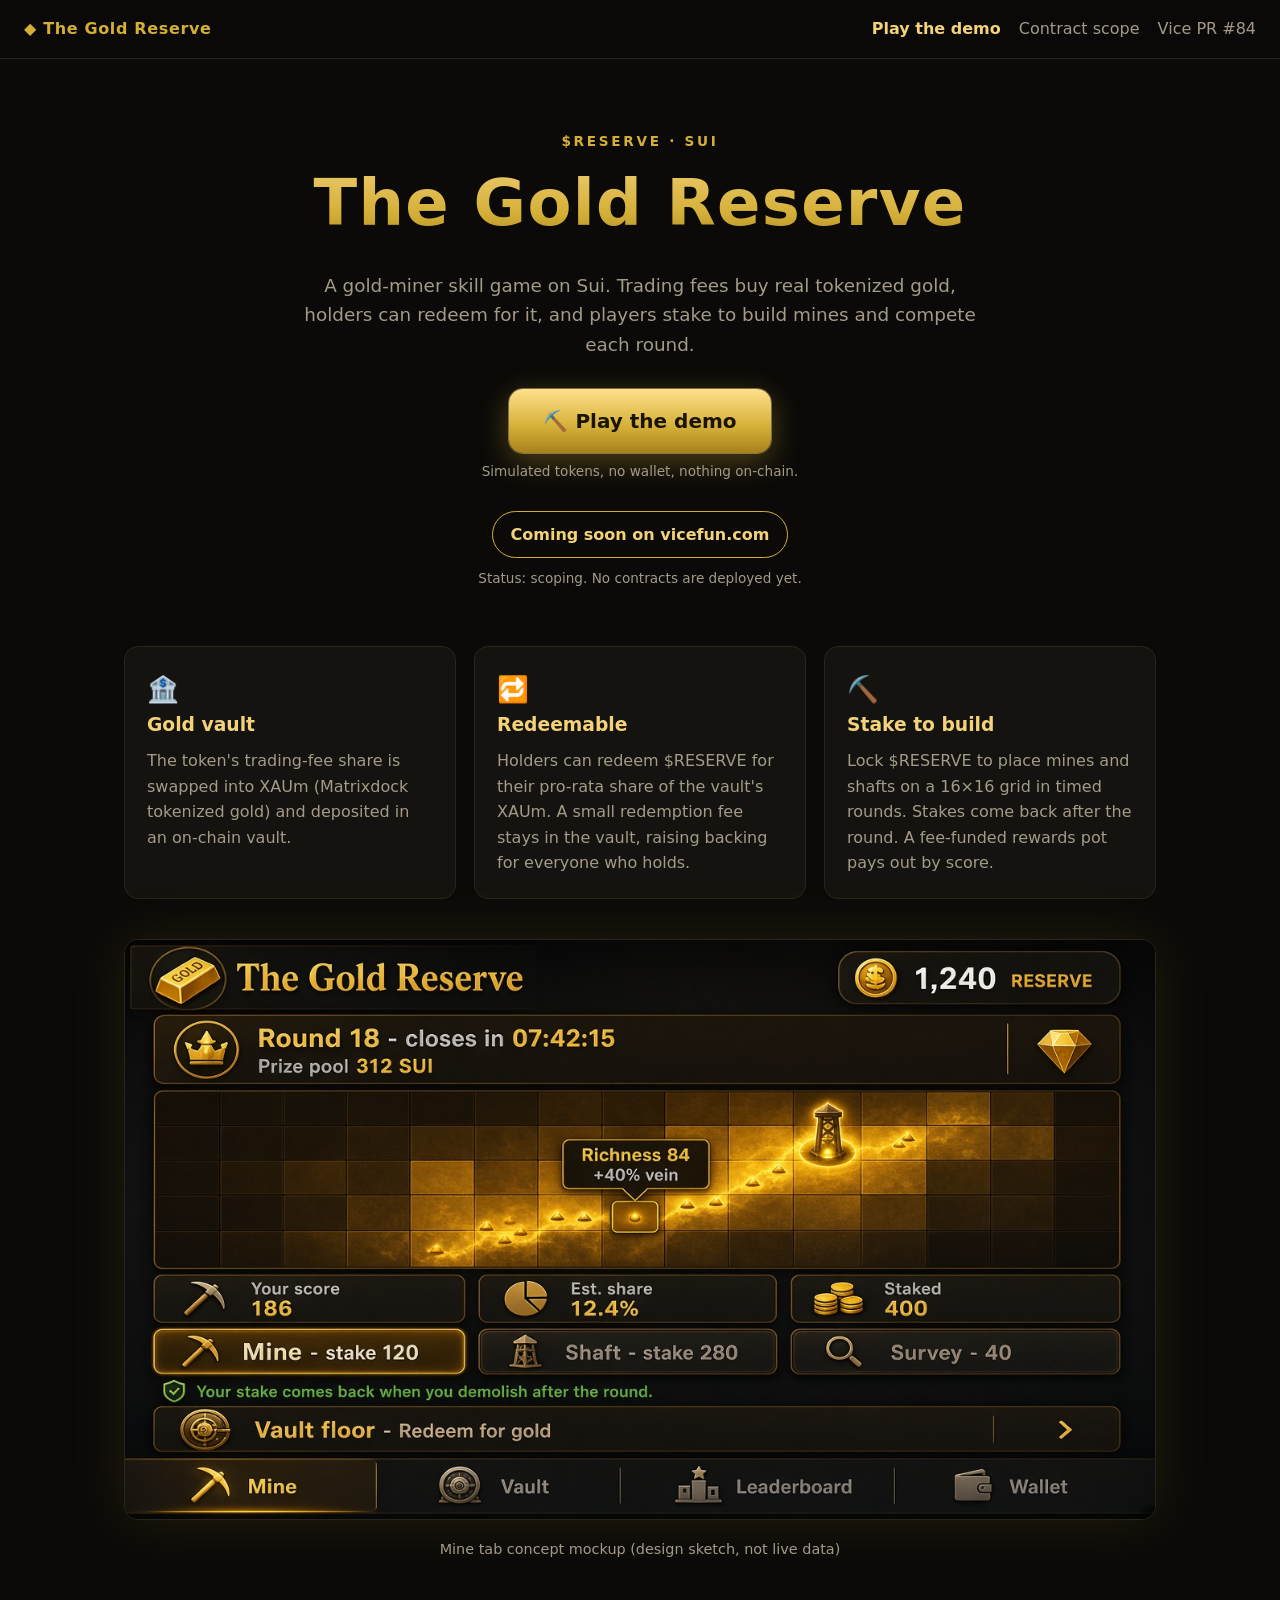
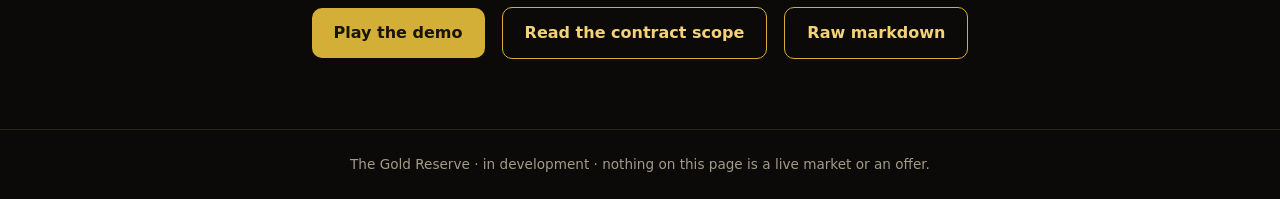
<file: index.html>
<!doctype html>
<html lang="en">
<head>
<meta charset="utf-8">
<meta name="viewport" content="width=device-width, initial-scale=1">
<title>The Gold Reserve ($RESERVE) on Sui</title>
<meta name="description" content="A gold-miner skill game token on Sui. Trading fees buy tokenized gold for a redeemable vault. Coming soon on vicefun.com.">
<link rel="stylesheet" href="/styles.css">
</head>
<body>
<header class="nav"><a href="/" class="brand">◆ The Gold Reserve</a><nav><a href="/play/" class="navplay">Play the demo</a><a href="/scope.html">Contract scope</a><a href="https://github.com/aidaonsui-collab/the-arena/pull/84">Vice PR #84</a></nav></header>
<section class="hero">
  <div class="tick">$RESERVE · SUI</div>
  <h1>The Gold Reserve</h1>
  <p>A gold-miner skill game on Sui. Trading fees buy real tokenized gold, holders can redeem for it, and players stake to build mines and compete each round.</p>
  <div class="playcta"><a class="btn play" href="/play/">⛏️ Play the demo</a><small>Simulated tokens, no wallet, nothing on-chain.</small></div>
  <span class="badge">Coming soon on vicefun.com</span>
  <span class="status">Status: scoping. No contracts are deployed yet.</span>
</section>
<section class="cards">
  <div class="card"><div class="ico">🏦</div><h3>Gold vault</h3><p>The token's trading-fee share is swapped into XAUm (Matrixdock tokenized gold) and deposited in an on-chain vault.</p></div>
  <div class="card"><div class="ico">🔁</div><h3>Redeemable</h3><p>Holders can redeem $RESERVE for their pro-rata share of the vault's XAUm. A small redemption fee stays in the vault, raising backing for everyone who holds.</p></div>
  <div class="card"><div class="ico">⛏️</div><h3>Stake to build</h3><p>Lock $RESERVE to place mines and shafts on a 16×16 grid in timed rounds. Stakes come back after the round. A fee-funded rewards pot pays out by score.</p></div>
</section>
<figure class="mock">
  <img src="/docs/mine-tab-mockup.jpg" alt="Mockup of the Mine tab: a grid of cells where players stake to place mines and shafts" loading="lazy">
  <figcaption>Mine tab concept mockup (design sketch, not live data)</figcaption>
</figure>
<div class="links">
  <a class="btn" href="/play/">Play the demo</a>
  <a class="btn ghost" href="/scope.html">Read the contract scope</a>
  <a class="btn ghost" href="/docs/SCOPE.md">Raw markdown</a>
</div>
<footer class="foot">The Gold Reserve · in development · nothing on this page is a live market or an offer.</footer>
</body>
</html>
</file>
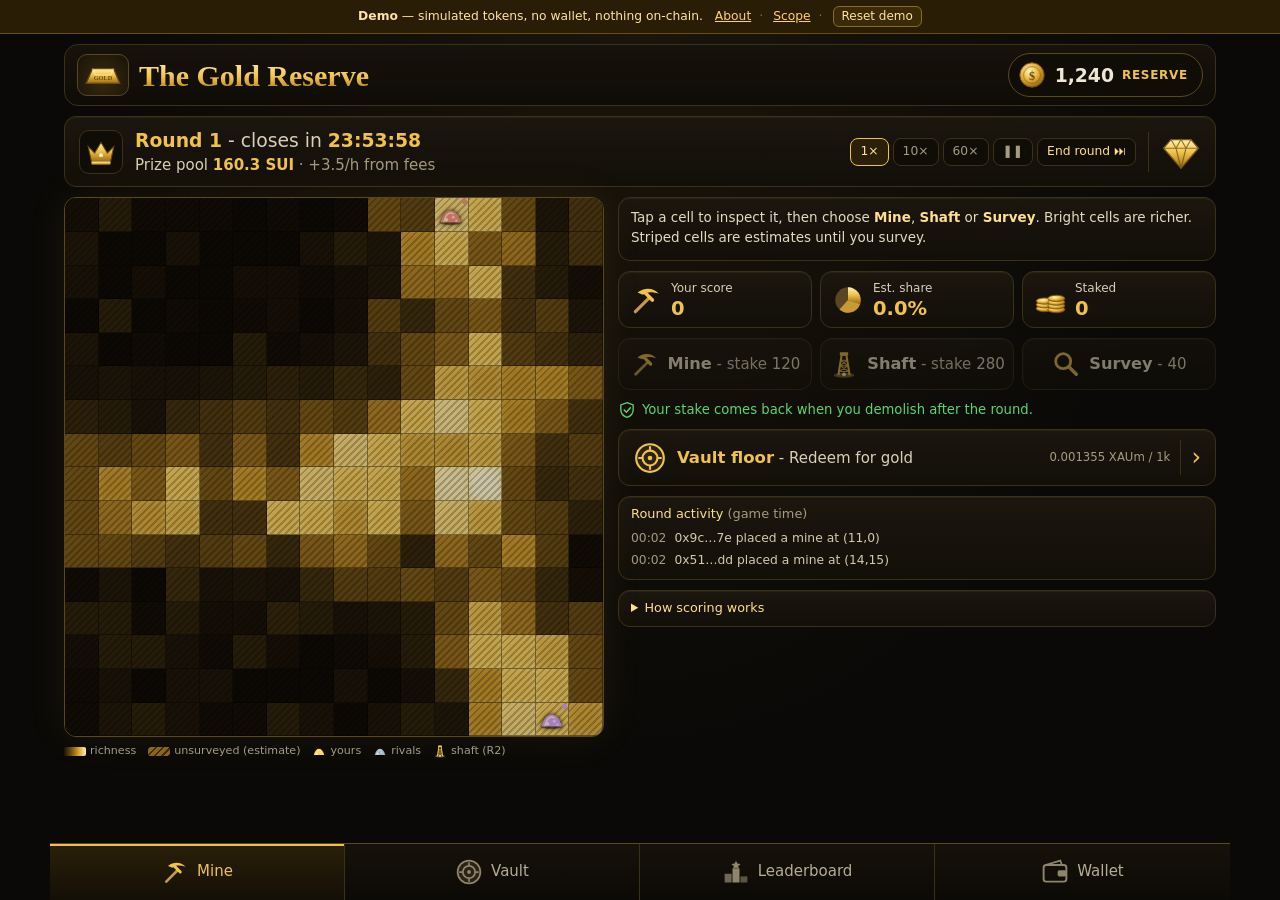
<file: play/index.html>
<!doctype html>
<html lang="en">
<head>
<meta charset="utf-8">
<meta name="viewport" content="width=device-width, initial-scale=1, viewport-fit=cover">
<meta name="theme-color" content="#0b0a08">
<title>Play the demo · The Gold Reserve</title>
<meta name="description" content="Playable demo of The Gold Reserve Mine tab. Simulated tokens, no wallet, nothing on-chain.">
<link rel="icon" href="data:image/svg+xml,%3Csvg xmlns=%22http://www.w3.org/2000/svg%22 viewBox=%220 0 32 32%22%3E%3Ctext y=%2226%22 font-size=%2226%22%3E%E2%9B%8F%EF%B8%8F%3C/text%3E%3C/svg%3E">
<link rel="stylesheet" href="/play/play.css">
</head>
<body>
<svg width="0" height="0" style="position:absolute" aria-hidden="true">
  <defs>
    <linearGradient id="gGold" x1="0" y1="0" x2="0" y2="1"><stop offset="0" stop-color="#fff1b0"/><stop offset=".45" stop-color="#f0c24a"/><stop offset="1" stop-color="#9c6d12"/></linearGradient>
    <radialGradient id="gCoin" cx=".4" cy=".35" r=".7"><stop offset="0" stop-color="#fff3c0"/><stop offset=".5" stop-color="#e8b53a"/><stop offset="1" stop-color="#8a5d0c"/></radialGradient>
    <symbol id="i-mine" viewBox="0 0 32 32"><ellipse cx="16" cy="25" rx="13" ry="3.2" fill="#000" opacity=".35"/><path d="M4 25 C7 15 11 11 16 11 C21 11 25 15 28 25 Z" fill="currentColor"/><path d="M8 24 C10 17 13 14 16 14 C17 14 18 14.4 19 15" fill="none" stroke="#fff6cf" stroke-width="1.6" stroke-linecap="round" opacity=".75"/><circle cx="11" cy="22" r="2.1" fill="#fff3c0" opacity=".85"/><circle cx="19" cy="19" r="1.7" fill="#fff3c0" opacity=".7"/><circle cx="22.5" cy="23" r="1.5" fill="#fff3c0" opacity=".6"/></symbol>
    <symbol id="i-shaft" viewBox="0 0 32 32"><ellipse cx="16" cy="28" rx="11" ry="2.6" fill="currentColor" opacity=".45"/><path d="M10 28 L13.5 6 h5 L22 28" fill="none" stroke="currentColor" stroke-width="2.2" stroke-linejoin="round"/><path d="M12.6 12 L19.4 12 M11.7 18 L20.3 18 M10.8 24 L21.2 24 M13 12 L20 18 M19 12 L12 18 M12 18 L21 24 M20 18 L11 24" stroke="currentColor" stroke-width="1.2" opacity=".85"/><rect x="11.5" y="3.5" width="9" height="3.4" rx="1" fill="currentColor"/><circle cx="16" cy="27" r="2" fill="#fff3c0"/></symbol>
    <symbol id="i-pick" viewBox="0 0 32 32"><path d="M6 27 L19 14" stroke="#c49a52" stroke-width="3" stroke-linecap="round"/><path d="M8 9 C14 4 23 4 28 10 C22 8 17 8 13 11 Z" fill="currentColor"/><path d="M15 9 L22 16" stroke="currentColor" stroke-width="3.4" stroke-linecap="round"/></symbol>
    <symbol id="i-lens" viewBox="0 0 32 32"><circle cx="13" cy="13" r="8" fill="none" stroke="currentColor" stroke-width="3"/><path d="M19 19 L27 27" stroke="currentColor" stroke-width="3.6" stroke-linecap="round"/></symbol>
    <symbol id="i-crown" viewBox="0 0 32 32"><path d="M4 11 L10 17 L16 7 L22 17 L28 11 L25 25 H7 Z" fill="url(#gGold)" stroke="#6b4a0b" stroke-width="1"/><rect x="7" y="25" width="18" height="3" rx="1" fill="url(#gGold)"/><circle cx="16" cy="19" r="1.8" fill="#fff6d0"/></symbol>
    <symbol id="i-gem" viewBox="0 0 32 32"><path d="M8 6 H24 L30 13 L16 29 L2 13 Z" fill="url(#gGold)" stroke="#7a5510" stroke-width="1"/><path d="M2 13 H30 M8 6 L12 13 L16 29 L20 13 L24 6 M12 13 L16 6 L20 13" fill="none" stroke="#7a5510" stroke-width=".9" opacity=".8"/></symbol>
    <symbol id="i-bar" viewBox="0 0 40 32"><path d="M4 24 L10 10 H30 L36 24 Z" fill="url(#gGold)" stroke="#6b4a0b" stroke-width="1.2"/><path d="M10 10 L13 16 H27 L30 10" fill="none" stroke="#fff3c0" stroke-width="1" opacity=".6"/><text x="20" y="21" font-size="6" text-anchor="middle" fill="#6b4a0b" font-weight="700" font-family="Georgia,serif">GOLD</text></symbol>
    <symbol id="i-coin" viewBox="0 0 32 32"><circle cx="16" cy="16" r="13" fill="url(#gCoin)" stroke="#7a5510"/><circle cx="16" cy="16" r="9" fill="none" stroke="#7a5510" opacity=".6"/><text x="16" y="21" font-size="13" text-anchor="middle" fill="#6b4a0b" font-weight="700" font-family="Georgia,serif">$</text></symbol>
    <symbol id="i-coins" viewBox="0 0 32 32"><g fill="url(#gCoin)" stroke="#7a5510" stroke-width=".8"><ellipse cx="11" cy="24" rx="8" ry="3"/><ellipse cx="11" cy="20.5" rx="8" ry="3"/><ellipse cx="11" cy="17" rx="8" ry="3"/><ellipse cx="22" cy="25" rx="8" ry="3"/><ellipse cx="22" cy="21.5" rx="8" ry="3"/><ellipse cx="22" cy="18" rx="8" ry="3"/><ellipse cx="22" cy="14.5" rx="8" ry="3"/></g></symbol>
    <symbol id="i-pie" viewBox="0 0 32 32"><circle cx="16" cy="16" r="12" fill="#5a4521"/><path d="M16 16 L16 4 A12 12 0 0 1 27.4 19.7 Z" fill="url(#gGold)"/><path d="M16 16 L27.4 19.7 A12 12 0 0 1 8 25" fill="#c99a33"/></symbol>
    <symbol id="i-vault" viewBox="0 0 32 32"><circle cx="16" cy="16" r="13" fill="#2a2214" stroke="currentColor" stroke-width="2"/><circle cx="16" cy="16" r="7" fill="none" stroke="currentColor" stroke-width="2"/><path d="M16 5 V9 M16 23 V27 M5 16 H9 M23 16 H27" stroke="currentColor" stroke-width="2"/><circle cx="16" cy="16" r="2.2" fill="currentColor"/></symbol>
    <symbol id="i-podium" viewBox="0 0 32 32"><rect x="12" y="12" width="8" height="16" fill="currentColor"/><rect x="3" y="18" width="8" height="10" fill="currentColor" opacity=".75"/><rect x="21" y="21" width="8" height="7" fill="currentColor" opacity=".6"/><path d="M16 3 l1.6 3.3 3.6.5-2.6 2.5.6 3.6-3.2-1.7-3.2 1.7.6-3.6-2.6-2.5 3.6-.5Z" fill="currentColor"/></symbol>
    <symbol id="i-wallet" viewBox="0 0 32 32"><rect x="3" y="8" width="26" height="19" rx="3" fill="none" stroke="currentColor" stroke-width="2.2"/><path d="M5 8 L22 3 L24 8" fill="none" stroke="currentColor" stroke-width="2"/><rect x="19" y="14" width="10" height="7" rx="2" fill="currentColor"/></symbol>
    <symbol id="i-shield" viewBox="0 0 32 32"><path d="M16 3 L27 7 V15 C27 22 22 27 16 29 C10 27 5 22 5 15 V7 Z" fill="none" stroke="currentColor" stroke-width="2.4"/><path d="M11 16 L15 20 L22 12" fill="none" stroke="currentColor" stroke-width="2.6" stroke-linecap="round"/></symbol>
  </defs>
</svg>

<div class="banner" role="note"><strong>Demo</strong> — simulated tokens, no wallet, nothing on-chain. <a class="hm" href="/">About</a><span class="sep hm">·</span><a class="hm" href="/scope.html">Scope</a><span class="sep">·</span><button id="resetBtn" type="button">Reset demo</button></div>

<div class="app">
  <header class="top">
    <div class="brandbox"><span class="barico"><svg viewBox="0 0 40 32"><use href="#i-bar"/></svg></span><h1>The Gold Reserve</h1></div>
    <div class="pill" title="Your free (unstaked) simulated $RESERVE"><svg viewBox="0 0 32 32"><use href="#i-coin"/></svg><b id="balTop">1,240</b><span>RESERVE</span></div>
  </header>

  <main>
    <!-- MINE -->
    <section class="tab active" id="tab-mine" data-tab="mine">
      <div class="round card">
        <svg class="crown" viewBox="0 0 32 32"><use href="#i-crown"/></svg>
        <div class="rtxt">
          <div class="rline"><b id="roundNo">Round 1</b> <span class="dim">- closes in</span> <b id="roundClock" class="mono">24:00:00</b></div>
          <div class="pline">Prize pool <b id="potTop">0 SUI</b> <span class="dim" id="potRate"></span></div>
        </div>
        <div class="speed" role="group" aria-label="Demo speed">
          <button data-speed="1" type="button">1×</button><button data-speed="10" type="button">10×</button><button data-speed="60" type="button">60×</button><button id="pauseBtn" type="button" title="Pause">❚❚</button><button id="skipBtn" type="button" title="Fast-forward to round close">End round ⏭</button>
        </div>
        <svg class="gem" viewBox="0 0 32 32"><use href="#i-gem"/></svg>
      </div>

      <div class="mine-layout">
        <div class="boardcol">
          <div class="board" id="board">
            <div class="grid" id="grid"></div>
            <svg class="veins" id="veins" viewBox="0 0 16 16" preserveAspectRatio="none"></svg>
            <div class="tip" id="tip" hidden></div>
          </div>
          <div class="legend"><span><i class="lg heat"></i>richness</span><span><i class="lg fogk"></i>unsurveyed (estimate)</span><span><svg class="own"><use href="#i-mine"/></svg>yours</span><span><svg class="rival"><use href="#i-mine"/></svg>rivals</span><span><svg class="own"><use href="#i-shaft"/></svg>shaft (R2)</span></div>
        </div>

        <div class="side">
          <div class="cellinfo card" id="cellInfo">Tap a cell to inspect it, then choose an action.</div>
          <div class="stats">
            <div class="stat card"><svg viewBox="0 0 32 32" class="gold"><use href="#i-pick"/></svg><div><span>Your score</span><b id="stScore">0</b></div></div>
            <div class="stat card"><svg viewBox="0 0 32 32"><use href="#i-pie"/></svg><div><span>Est. share</span><b id="stShare">0%</b></div></div>
            <div class="stat card"><svg viewBox="0 0 32 32"><use href="#i-coins"/></svg><div><span>Staked</span><b id="stStaked">0</b></div></div>
          </div>
          <div class="actions">
            <button class="act card" id="actMine" type="button"><svg viewBox="0 0 32 32" class="gold"><use href="#i-pick"/></svg><span><b>Mine</b> - stake <em id="costMine">120</em></span></button>
            <button class="act card" id="actShaft" type="button"><svg viewBox="0 0 32 32" class="gold"><use href="#i-shaft"/></svg><span><b>Shaft</b> - stake <em id="costShaft">280</em></span></button>
            <button class="act card" id="actSurvey" type="button"><svg viewBox="0 0 32 32" class="gold"><use href="#i-lens"/></svg><span><b>Survey</b> - <em>40</em></span></button>
          </div>
          <p class="note"><svg viewBox="0 0 32 32"><use href="#i-shield"/></svg>Your stake comes back when you demolish after the round.</p>
          <div id="settledBar"></div>
          <button class="vaultbar card" id="vaultBar" type="button"><svg viewBox="0 0 32 32" class="gold"><use href="#i-vault"/></svg><span><b>Vault floor</b> - Redeem for gold</span><small id="vaultBarVal"></small><i>›</i></button>
          <div class="card feedbox"><div class="fhead">Round activity <span class="dim">(game time)</span></div><ul id="feed" class="feed"></ul></div>
          <details class="rules card">
            <summary>How scoring works</summary>
            <ul>
              <li><b>Mine score</b> = richness × vein × crowding × shaft × time.</li>
              <li><b>Vein:</b> +20% per orthogonally adjacent mine of yours, max +60%.</li>
              <li><b>Crowding:</b> −15% per mine (anyone's) beyond 3 in its 3×3.</li>
              <li><b>Shaft:</b> +25% per Vault Shaft within 2 cells (max 3), and that includes rivals' shafts boosting your mines and yours boosting theirs.</li>
              <li><b>Time:</b> a mine placed with half the round left scores half. Moving restarts its clock.</li>
              <li>Each extra building of a type costs +25% stake (caps: 24 mines, 6 shafts). First placer owns a cell.</li>
              <li><b>Survey</b> (40, a fee into the prize pool) reveals exact richness in a 5×5 area. Otherwise you only see an estimate.</li>
              <li>At close the prize pool splits pro-rata by score. Stakes stay locked until you demolish or rebuild.</li>
            </ul>
          </details>
        </div>
      </div>
    </section>

    <!-- VAULT -->
    <section class="tab" id="tab-vault" data-tab="vault">
      <div class="vgrid">
        <div class="card vhero">
          <div class="vk">XAUm in the vault</div>
          <div class="vbig"><b id="vXaum">0</b> <span>XAUm</span></div>
          <div class="dim" id="vUsd"></div>
          <svg class="spark" id="vSpark" viewBox="0 0 300 70" preserveAspectRatio="none"></svg>
          <div class="dim small">Backing per 1,000 RESERVE over time (simulated)</div>
        </div>
        <div class="card vstats">
          <div><span>Backing per 1,000 RESERVE</span><b id="vBacking"></b></div>
          <div><span>Circulating supply</span><b id="vCirc"></b></div>
          <div><span>Your free RESERVE</span><b id="vYour"></b></div>
          <div><span>Your redeemable value</span><b id="vYourVal"></b></div>
          <div><span>Your XAUm</span><b id="vYourX"></b></div>
        </div>
        <div class="card redeem">
          <h3>Redeem for gold</h3>
          <p class="dim small">Burn $RESERVE and receive your pro-rata share of the vault's XAUm. The 1.5% fee stays in the vault, so backing per token rises for everyone who stays.</p>
          <div class="rrow"><input id="rAmt" type="number" min="0" step="1" inputmode="numeric" placeholder="Amount of RESERVE"><button id="rMax" type="button" class="ghost">Max</button></div>
          <div class="quote" id="rQuote"></div>
          <button id="rBtn" type="button" class="primary">Redeem for gold</button>
          <div class="caps">
            <div class="capline"><span>Today's global cap (3% of vault / 24h)</span><b id="capDay"></b></div>
            <div class="bar"><i id="capBar"></i></div>
            <div class="capline"><span>Per-transaction cap (1% of vault)</span><b id="capTx"></b></div>
          </div>
          <p class="dim small">In the real design redemptions open 7 days after launch once the vault holds about 1 XAUm. The demo skips that gate. Staked tokens can't be redeemed until you demolish. Gameplay never touches the vault: it only grows from the reserve slice of trading fees.</p>
        </div>
      </div>
    </section>

    <!-- LEADERBOARD -->
    <section class="tab" id="tab-board" data-tab="board">
      <div class="card">
        <h3 id="lbTitle">Current round</h3>
        <div class="tablewrap"><table class="lb"><thead><tr><th>#</th><th>Miner</th><th>Mines</th><th>Shafts</th><th>Score</th><th>Share</th><th>Est. payout</th></tr></thead><tbody id="lbBody"></tbody></table></div>
      </div>
      <div class="card">
        <h3>Past rounds</h3>
        <div id="pastList" class="past"></div>
      </div>
    </section>

    <!-- WALLET -->
    <section class="tab" id="tab-wallet" data-tab="wallet">
      <div class="wgrid">
        <div class="card wb"><span>RESERVE (free)</span><b id="wRes"></b></div>
        <div class="card wb"><span>Staked this round</span><b id="wStaked"></b></div>
        <div class="card wb"><span>Settled, ready to demolish</span><b id="wSettled"></b><button id="wDemolish" type="button" class="primary sm">Demolish all</button></div>
        <div class="card wb"><span>Claimable SUI</span><b id="wClaim"></b><button id="wClaimBtn" type="button" class="primary sm">Claim</button></div>
        <div class="card wb"><span>SUI</span><b id="wSui"></b></div>
        <div class="card wb"><span>XAUm</span><b id="wX"></b></div>
      </div>
      <div class="card">
        <h3>History</h3>
        <ul id="histList" class="hist"></ul>
      </div>
    </section>
  </main>

  <nav class="bottom" aria-label="Sections">
    <button data-go="mine" class="on" type="button"><svg viewBox="0 0 32 32"><use href="#i-pick"/></svg><span>Mine</span></button>
    <button data-go="vault" type="button"><svg viewBox="0 0 32 32"><use href="#i-vault"/></svg><span>Vault</span></button>
    <button data-go="board" type="button"><svg viewBox="0 0 32 32"><use href="#i-podium"/></svg><span>Leaderboard</span></button>
    <button data-go="wallet" type="button"><svg viewBox="0 0 32 32"><use href="#i-wallet"/></svg><span>Wallet</span></button>
  </nav>
</div>

<div id="toast" class="toast" role="status" aria-live="polite"></div>
<div id="modal" class="modal" hidden><div class="mbox card" id="mbox"></div></div>

<script src="/play/play.js"></script>
</body>
</html>
</file>
<file: styles.css>
:root{--bg:#0b0a08;--panel:#15130f;--line:#2a251b;--text:#e9e4d8;--muted:#a39b88;--gold:#d4af37;--gold2:#f3d27a}
*{box-sizing:border-box}
html,body{margin:0;background:var(--bg);color:var(--text);font:16px/1.6 system-ui,-apple-system,Segoe UI,Roboto,sans-serif}
a{color:var(--gold2)}
.nav{display:flex;justify-content:space-between;align-items:center;padding:16px 24px;border-bottom:1px solid var(--line);position:sticky;top:0;background:rgba(11,10,8,.92);backdrop-filter:blur(6px);z-index:5}
.nav a{text-decoration:none;margin-left:18px;color:var(--muted)}
.nav a:hover{color:var(--gold2)}
.nav .brand{margin:0;color:var(--gold);font-weight:700;letter-spacing:.04em}
.hero{max-width:980px;margin:0 auto;padding:72px 24px 32px;text-align:center}
.hero h1{font-size:clamp(2.4rem,6vw,4rem);margin:0 0 8px;background:linear-gradient(180deg,var(--gold2),var(--gold) 60%,#9c7a1c);-webkit-background-clip:text;background-clip:text;color:transparent;letter-spacing:.02em}
.hero .tick{color:var(--gold);font-weight:600;letter-spacing:.2em;font-size:.85rem}
.hero p{color:var(--muted);font-size:1.15rem;max-width:680px;margin:16px auto 0}
.badge{display:inline-block;margin-top:28px;padding:10px 18px;border:1px solid var(--gold);border-radius:999px;color:var(--gold2);font-weight:600}
.status{display:block;margin-top:10px;color:var(--muted);font-size:.85rem}
.cards{max-width:1080px;margin:24px auto;padding:0 24px;display:grid;grid-template-columns:repeat(auto-fit,minmax(260px,1fr));gap:18px}
.card{background:var(--panel);border:1px solid var(--line);border-radius:14px;padding:22px}
.card h3{margin:0 0 8px;color:var(--gold2)}
.card .ico{font-size:1.6rem}
.card p{margin:0;color:var(--muted)}
.mock{max-width:1080px;margin:40px auto;padding:0 24px;text-align:center}
.mock img{max-width:100%;border-radius:14px;border:1px solid var(--line);box-shadow:0 0 60px rgba(212,175,55,.12)}
.mock figcaption{color:var(--muted);font-size:.9rem;margin-top:10px}
.links{text-align:center;margin:32px 0 64px}
.btn{display:inline-block;margin:6px;padding:12px 22px;border-radius:10px;background:var(--gold);color:#1a1405;font-weight:700;text-decoration:none}
.btn.ghost{background:transparent;color:var(--gold2);border:1px solid var(--gold)}
.foot{border-top:1px solid var(--line);color:var(--muted);text-align:center;padding:24px;font-size:.85rem}
.doc{max-width:900px;margin:0 auto;padding:32px 24px 64px}
.doc h1,.doc h2,.doc h3,.doc h4{color:var(--gold2);line-height:1.25}
.doc h1{border-bottom:1px solid var(--line);padding-bottom:10px}
.doc h2{margin-top:2.2em;border-bottom:1px solid var(--line);padding-bottom:6px}
.doc code{background:#1d1a14;padding:.1em .35em;border-radius:4px;font-size:.9em}
.doc pre{background:#13110d;border:1px solid var(--line);border-radius:10px;padding:14px;overflow:auto}
.doc pre code{background:none;padding:0}
.doc table{border-collapse:collapse;width:100%;display:block;overflow-x:auto;margin:1em 0}
.doc th,.doc td{border:1px solid var(--line);padding:8px 10px;text-align:left;vertical-align:top}
.doc th{background:#1a1712;color:var(--gold2)}
.doc blockquote{border-left:3px solid var(--gold);margin:1em 0;padding:.2em 1em;color:var(--muted)}
.doc hr{border:0;border-top:1px solid var(--line)}
.doc pre.mermaid{background:#13110d;text-align:center}

.playcta{margin-top:30px;display:flex;flex-direction:column;align-items:center;gap:8px}
.btn.play{font-size:1.25rem;padding:16px 34px;border-radius:14px;background:linear-gradient(180deg,#ffe08a,#d4af37 60%,#a8801c);box-shadow:0 0 0 1px rgba(255,224,138,.4),0 8px 30px rgba(212,175,55,.35);margin:0}
.btn.play:hover{filter:brightness(1.08)}
.playcta small{color:var(--muted);font-size:.85rem}
.nav a.navplay{color:var(--gold2);font-weight:600}
@media (max-width:560px){.nav{flex-wrap:wrap;gap:4px 10px;padding:12px 16px}.nav nav a{margin:0 12px 0 0;font-size:.92rem}}
</file>
<file: play/play.css>
:root{--bg:#0a0907;--panel:#15110b;--panel2:#1c170e;--line:#3b301a;--line2:#5b4820;--text:#efe7d4;--muted:#a59a82;--gold:#f0c24a;--gold2:#ffe08a;--gold3:#b8861c;--green:#5fd36a;--red:#ff7a6b;--bs:max(340px,min(540px,calc(100vh - 290px),58vw))}
*{box-sizing:border-box}
html,body{margin:0;background:radial-gradient(ellipse at 50% 0%,#1b150b 0%,var(--bg) 60%) fixed,var(--bg);color:var(--text);font:15px/1.45 system-ui,-apple-system,"Segoe UI",Roboto,sans-serif;-webkit-tap-highlight-color:transparent}
button{font:inherit;color:inherit;cursor:pointer}
a{color:var(--gold2)}
.mono{font-variant-numeric:tabular-nums}
.dim{color:var(--muted)}
.small{font-size:.82rem}
.gold{color:var(--gold)}
.banner{background:#2a1d05;border-bottom:1px solid #6b4f12;color:#ffe3a0;font-size:.82rem;text-align:center;padding:6px 10px;position:sticky;top:0;z-index:30}
.banner a{margin-left:8px;color:#ffd36a}
.banner .sep{margin:0 2px 0 8px;color:#8a6b2a}
.banner button{margin-left:8px;background:#3a2a08;border:1px solid #8a6b2a;color:#ffe3a0;border-radius:6px;padding:1px 8px;font-size:.8rem}
.app{max-width:1180px;margin:0 auto;padding:10px 14px 92px}
.card{background:linear-gradient(180deg,#1b160e,#120f09);border:1px solid var(--line);border-radius:12px;box-shadow:inset 0 1px 0 rgba(255,220,140,.06)}
.top{display:flex;align-items:center;justify-content:space-between;gap:10px;padding:8px 12px;margin-bottom:10px;border:1px solid var(--line);border-radius:14px;background:linear-gradient(180deg,#17120a,#0f0c07)}
.brandbox{display:flex;align-items:center;gap:10px;min-width:0}
.barico{width:52px;height:42px;flex:none;border-radius:10px;background:radial-gradient(circle at 50% 60%,#3a2b0c,#17120a);border:1px solid var(--line2);display:grid;place-items:center}
.barico svg{width:42px;height:34px}
.top h1{margin:0;font:700 clamp(1.25rem,3.4vw,2rem)/1.1 Georgia,"Times New Roman",serif;background:linear-gradient(180deg,#fff0b0,#f0c24a 55%,#a8761a);-webkit-background-clip:text;background-clip:text;color:transparent;white-space:nowrap}
.pill{display:flex;align-items:center;gap:8px;padding:6px 14px 6px 8px;border:1px solid var(--line2);border-radius:999px;background:#100d07}
.pill svg{width:30px;height:30px}
.pill b{font-size:1.25rem;font-variant-numeric:tabular-nums}
.pill span{color:var(--gold);font-weight:700;font-size:.8rem;letter-spacing:.06em}
.tab{display:none}.tab.active{display:block}
.round{display:flex;align-items:center;gap:12px;padding:10px 14px;margin-bottom:10px;flex-wrap:wrap}
.round .crown{width:44px;height:44px;flex:none;padding:4px;border-radius:10px;background:#100d07;border:1px solid var(--line)}
.round .gem{width:40px;height:40px;flex:none;border-left:1px solid var(--line);padding-left:12px;box-sizing:content-box}
.rtxt{flex:1;min-width:200px}
.rline{font-size:1.25rem;color:var(--gold)}
.rline .dim{color:#d9cfb8}
.pline{color:#d9cfb8}
.pline b{color:var(--gold)}
.speed{display:flex;gap:4px;flex-wrap:wrap}
.speed button{background:#100d07;border:1px solid var(--line);border-radius:8px;padding:4px 9px;font-size:.82rem;color:var(--muted)}
.speed button.on{border-color:var(--gold);color:var(--gold2);background:#2a2009}
#skipBtn{color:var(--gold2)}
.mine-layout{display:grid;grid-template-columns:auto 1fr;gap:14px;align-items:start}
.boardcol{width:var(--bs)}
.board{position:relative;width:100%;aspect-ratio:1/1;border:1px solid var(--line2);border-radius:12px;overflow:hidden;background:#0d0a05;box-shadow:0 0 40px rgba(240,194,74,.08);touch-action:manipulation;user-select:none}
.grid{position:absolute;inset:0;display:grid;grid-template-columns:repeat(16,1fr);grid-template-rows:repeat(16,1fr)}
.c{position:relative;background:var(--h);border-right:1px solid rgba(0,0,0,.42);border-bottom:1px solid rgba(0,0,0,.42);cursor:pointer}
.c.glow{box-shadow:inset 0 0 10px rgba(255,226,130,var(--ga))}
.c.fog{filter:brightness(.8) saturate(.9)}
.c.fog::before{content:"";position:absolute;inset:0;background:repeating-linear-gradient(135deg,rgba(0,0,0,.22) 0 2px,transparent 2px 5px);pointer-events:none}
.c.surv::before{content:"";position:absolute;inset:1px;border:1px solid rgba(255,240,180,.18);pointer-events:none}
.c.sel{outline:2px solid #fff0b0;outline-offset:-2px;z-index:3;box-shadow:0 0 14px rgba(255,224,138,.7)}
.c.rad{background-image:linear-gradient(rgba(255,214,100,.16),rgba(255,214,100,.16))}
.c.mvt{outline:1px dashed rgba(255,240,180,.55);outline-offset:-3px}
.c svg{position:absolute;left:8%;top:8%;width:84%;height:84%;pointer-events:none}
.c.b-own svg{color:#ffd35a;filter:drop-shadow(0 0 3px rgba(255,205,80,.9))}
.c.b-bot svg{color:var(--bc,#b9c3cf);filter:drop-shadow(0 0 2px rgba(0,0,0,.9))}
.c.b-bot::after{content:"";position:absolute;right:1px;top:1px;width:5px;height:5px;border-radius:50%;background:var(--bc)}
.c.new svg{animation:pop .45s ease-out}
@keyframes pop{0%{transform:scale(.2);opacity:0}70%{transform:scale(1.2)}100%{transform:scale(1);opacity:1}}
.veins{position:absolute;inset:0;width:100%;height:100%;pointer-events:none}
.veins line{stroke-linecap:round}
.veins .own{stroke:#ffe27a;stroke-width:.16;filter:drop-shadow(0 0 2px #ffcc33)}
.veins .bot{stroke-width:.1;opacity:.55}
.veins .ring{fill:none;stroke:rgba(255,224,138,.6);stroke-width:.06;stroke-dasharray:.25 .18}
.tip{position:absolute;z-index:6;transform:translate(-50%,calc(-100% - 6px));background:rgba(20,15,6,.94);border:1px solid var(--gold);border-radius:8px;padding:4px 10px;text-align:center;white-space:nowrap;pointer-events:none;box-shadow:0 4px 14px rgba(0,0,0,.6)}
.tip.below{transform:translate(-50%,6px)}
.tip b{color:var(--gold2);display:block;font-size:.92rem}
.tip span{font-size:.78rem;color:#efe2bd}
.legend{display:flex;flex-wrap:wrap;gap:4px 12px;margin-top:6px;font-size:.74rem;color:var(--muted)}
.legend span{display:flex;align-items:center;gap:4px}
.legend svg{width:14px;height:14px}
.legend svg.own{color:#ffd35a}.legend svg.rival{color:#9fb4c8}
.lg{display:inline-block;width:22px;height:9px;border-radius:2px}
.lg.heat{background:linear-gradient(90deg,#1a1208,#6e4f10,#d9a325,#fff0b0)}
.lg.fogk{background:repeating-linear-gradient(135deg,#3a2a0c 0 2px,#8a6418 2px 5px)}
.side{display:flex;flex-direction:column;gap:10px;min-width:0}
.cellinfo{padding:10px 12px;font-size:.9rem;min-height:64px;color:#e4dac2}
.cellinfo b{color:var(--gold2)}
.cellinfo .row{display:flex;gap:8px;flex-wrap:wrap;margin-top:6px}
.cellinfo button{background:#241b09;border:1px solid var(--gold3);color:var(--gold2);border-radius:8px;padding:4px 10px;font-size:.84rem}
.cellinfo button:disabled{opacity:.45;cursor:not-allowed}
.good{color:var(--green)}.bad{color:var(--red)}
.stats,.actions{display:grid;grid-template-columns:repeat(3,1fr);gap:8px}
.stat{display:flex;align-items:center;gap:8px;padding:8px 10px;min-width:0}
.stat svg{width:34px;height:34px;flex:none}
.stat span{display:block;color:#d9cfb8;font-size:.8rem}
.stat b{display:block;color:var(--gold);font-size:1.3rem;font-variant-numeric:tabular-nums;line-height:1.1}
.act{display:flex;align-items:center;justify-content:center;gap:8px;padding:10px 8px;font-size:1rem;color:#d9cfb8;min-width:0}
.act svg{width:30px;height:30px;flex:none}
.act b{color:#f5ecd6;font-size:1.08rem}
.act em{font-style:normal;color:#e9dfc6}
.act.ready{border-color:var(--gold);background:linear-gradient(180deg,#3a2c0c,#1c1508);box-shadow:0 0 0 1px rgba(240,194,74,.35),0 0 16px rgba(240,194,74,.18)}
.act:disabled{opacity:.5;cursor:not-allowed}
.act:not(:disabled):hover{border-color:var(--gold3)}
.note{display:flex;align-items:center;gap:6px;margin:0;color:var(--green);font-size:.88rem}
.note svg{width:18px;height:18px;flex:none}
#settledBar:empty{display:none}
.settled{display:flex;align-items:center;justify-content:space-between;gap:8px;padding:8px 12px;border-color:#2f5b33;background:linear-gradient(180deg,#14200f,#0e150a);font-size:.88rem}
.settled button{background:#1f3a20;border:1px solid #4f9a55;color:#bff0c3;border-radius:8px;padding:4px 10px;font-size:.84rem;white-space:nowrap}
.vaultbar{display:flex;align-items:center;gap:10px;padding:10px 14px;text-align:left;width:100%;font-size:1rem;color:#d9cfb8}
.vaultbar svg{width:34px;height:34px;flex:none}
.vaultbar b{color:var(--gold);font-size:1.1rem}
.vaultbar span{flex:1}
.vaultbar small{color:var(--muted);font-size:.78rem;text-align:right}
.vaultbar i{font-style:normal;font-size:1.6rem;color:var(--gold);padding-left:10px;border-left:1px solid var(--line)}
.feedbox{padding:8px 12px}
.fhead{color:var(--gold2);font-size:.86rem;margin-bottom:4px}
.feed{list-style:none;margin:0;padding:0;font-size:.82rem;color:#d4c9ae}
.feed li{padding:2px 0;display:flex;gap:8px}
.feed time{color:var(--muted);font-variant-numeric:tabular-nums}
.rules{padding:8px 12px;font-size:.85rem;color:#d4c9ae}
.rules summary{cursor:pointer;color:var(--gold2)}
.rules ul{margin:6px 0 2px;padding-left:18px}
.rules li{margin:3px 0}
/* bottom nav */
.bottom{position:fixed;left:0;right:0;bottom:0;z-index:20;display:grid;grid-template-columns:repeat(4,1fr);max-width:1180px;margin:0 auto;background:linear-gradient(180deg,#16120a,#0c0a06);border-top:1px solid var(--line2);padding-bottom:env(safe-area-inset-bottom)}
.bottom button{display:flex;align-items:center;justify-content:center;gap:8px;background:none;border:0;border-right:1px solid var(--line);padding:14px 4px;color:#b7ad97;font-size:1rem}
.bottom button:last-child{border-right:0}
.bottom svg{width:28px;height:28px;color:#8f846c}
.bottom button.on{color:var(--gold);background:linear-gradient(180deg,#2a2009,#140f06);box-shadow:inset 0 2px 0 var(--gold)}
.bottom button.on svg{color:var(--gold)}
/* vault */
.vgrid{display:grid;grid-template-columns:1.1fr 1fr;gap:12px}
.vhero{padding:16px}
.vk{color:var(--muted);font-size:.85rem}
.vbig{font-size:2.3rem;color:var(--gold);font-variant-numeric:tabular-nums}
.vbig span{font-size:1rem;color:var(--muted)}
.spark{width:100%;height:80px;margin-top:10px}
.vstats{padding:14px 16px;display:grid;gap:10px}
.vstats div{display:flex;justify-content:space-between;gap:10px;border-bottom:1px solid #261f12;padding-bottom:6px}
.vstats span{color:var(--muted)}
.vstats b{color:var(--gold2);font-variant-numeric:tabular-nums;text-align:right}
.redeem{grid-column:1/-1;padding:16px}
.redeem h3,.card h3{margin:0 0 6px;color:var(--gold2)}
.rrow{display:flex;gap:8px;margin:10px 0}
.rrow input{flex:1;min-width:0;background:#0e0b06;border:1px solid var(--line2);border-radius:10px;color:var(--text);padding:10px 12px;font-size:1.05rem}
button.ghost{background:transparent;border:1px solid var(--gold3);color:var(--gold2);border-radius:10px;padding:8px 14px}
button.primary{background:linear-gradient(180deg,#f6d36a,#d9a325);border:0;color:#1d1405;font-weight:700;border-radius:10px;padding:11px 18px}
button.primary:disabled{opacity:.45;cursor:not-allowed}
button.primary.sm{padding:5px 12px;font-size:.85rem;border-radius:8px;margin-top:6px}
.quote{background:#0e0b06;border:1px solid #261f12;border-radius:10px;padding:10px 12px;margin-bottom:10px;font-size:.9rem;display:grid;gap:4px}
.quote div{display:flex;justify-content:space-between;gap:10px}
.quote b{font-variant-numeric:tabular-nums}
.caps{margin:14px 0 6px;display:grid;gap:6px;font-size:.86rem}
.capline{display:flex;justify-content:space-between;gap:8px;color:var(--muted)}
.capline b{color:#e9dfc6;font-variant-numeric:tabular-nums}
.bar{height:8px;background:#0e0b06;border:1px solid #261f12;border-radius:6px;overflow:hidden}
.bar i{display:block;height:100%;width:0;background:linear-gradient(90deg,#b8861c,#ffe08a)}
/* leaderboard & wallet */
#tab-board .card,#tab-wallet>.card{padding:14px 16px;margin-bottom:12px}
.tablewrap{overflow-x:auto}
.lb{width:100%;border-collapse:collapse;font-size:.9rem;font-variant-numeric:tabular-nums}
.lb th{text-align:left;color:var(--muted);font-weight:500;border-bottom:1px solid var(--line);padding:6px 8px}
.lb td{padding:7px 8px;border-bottom:1px solid #221b10}
.lb tr.you td{color:var(--gold2);background:rgba(240,194,74,.07)}
.dot{display:inline-block;width:9px;height:9px;border-radius:50%;margin-right:6px;vertical-align:middle}
.past{display:grid;gap:8px}
.pr{border:1px solid #2a2214;border-radius:10px;padding:8px 12px;font-size:.88rem;display:flex;flex-wrap:wrap;gap:4px 16px;justify-content:space-between}
.pr b{color:var(--gold2)}
.wgrid{display:grid;grid-template-columns:repeat(3,1fr);gap:10px;margin-bottom:12px}
.wb{padding:12px 14px}
.wb span{display:block;color:var(--muted);font-size:.84rem}
.wb b{display:block;color:var(--gold);font-size:1.35rem;font-variant-numeric:tabular-nums}
.hist{list-style:none;margin:0;padding:0;font-size:.88rem;max-height:420px;overflow:auto}
.hist li{display:flex;gap:10px;padding:6px 0;border-bottom:1px solid #221b10}
.hist time{color:var(--muted);flex:none;font-variant-numeric:tabular-nums;min-width:62px}
/* toast & modal */
.toast{position:fixed;left:50%;bottom:86px;transform:translateX(-50%) translateY(20px);background:#1d160a;border:1px solid var(--gold3);color:#f3e6c4;padding:9px 16px;border-radius:10px;opacity:0;pointer-events:none;transition:.25s;z-index:50;max-width:92vw;text-align:center;font-size:.9rem}
.toast.show{opacity:1;transform:translateX(-50%) translateY(0)}
.toast.err{border-color:#a8443a;color:#ffc4bb}
.modal{position:fixed;inset:0;background:rgba(0,0,0,.7);display:grid;place-items:center;z-index:60;padding:16px}
.modal[hidden]{display:none}
.mbox{max-width:440px;width:100%;padding:20px;text-align:center}
.mbox h2{margin:0 0 6px;font-family:Georgia,serif;color:var(--gold)}
.mbox .big{font-size:2rem;color:var(--gold2);font-variant-numeric:tabular-nums}
.mbox .mrow{display:grid;grid-template-columns:repeat(3,1fr);gap:6px;margin:12px 0;font-size:.85rem;color:var(--muted)}
.mbox .mrow b{display:block;color:var(--text);font-size:1.05rem}
.mbox .btns{display:grid;gap:8px;margin-top:12px}
/* responsive */
@media (max-width:1100px){:root{--bs:max(340px,min(50vw,500px,calc(100vh - 290px)))}}
@media (max-width:820px){
  :root{--bs:100%}
  .app{padding:8px 8px 84px}
  .mine-layout{grid-template-columns:1fr;gap:10px}
  .boardcol{width:100%}
  .round{gap:8px;padding:8px 10px}
  .round .crown{width:36px;height:36px}
  .round .gem{display:none}
  .rline{font-size:1.02rem}
  .pline{font-size:.88rem}
  .speed{width:100%}
  .speed button{flex:1;padding:4px 4px}
  #skipBtn{flex:2}
  .stat{flex-direction:column;align-items:flex-start;gap:2px;padding:7px 8px}
  .stat svg{width:22px;height:22px}
  .stat b{font-size:1.1rem}
  .act{flex-direction:column;gap:2px;padding:8px 4px;font-size:.84rem;text-align:center}
  .act svg{width:24px;height:24px}
  .act b{font-size:.95rem}
  .vgrid{grid-template-columns:1fr}
  .wgrid{grid-template-columns:repeat(2,1fr)}
  .bottom button{flex-direction:column;gap:2px;padding:8px 2px;font-size:.78rem}
  .bottom svg{width:24px;height:24px}
  .pill{padding:4px 10px 4px 6px}.pill svg{width:24px;height:24px}.pill b{font-size:1.05rem}.pill span{font-size:.7rem}
  .barico{width:40px;height:34px}.barico svg{width:32px;height:26px}
  .top{padding:6px 8px}
  .banner{font-size:.74rem}
  .lb{font-size:.8rem}.lb th,.lb td{padding:5px 4px}
  .stats{order:1}.actions{order:2}.note{order:3}.cellinfo{order:4}#settledBar{order:5}.vaultbar{order:6}.feedbox{order:7}.rules{order:8}
  .banner .hm{display:none}
  .banner{padding:5px 6px;font-size:.72rem}
  .banner button{margin-left:6px;padding:0 6px;font-size:.72rem}
  .legend{font-size:.68rem;gap:2px 8px}
  .speed button{padding:3px 4px;font-size:.78rem}
  .cellinfo{min-height:0}
  .vaultbar small{display:none}
}
@media (min-width:821px){.side{max-height:none}}
</file>
